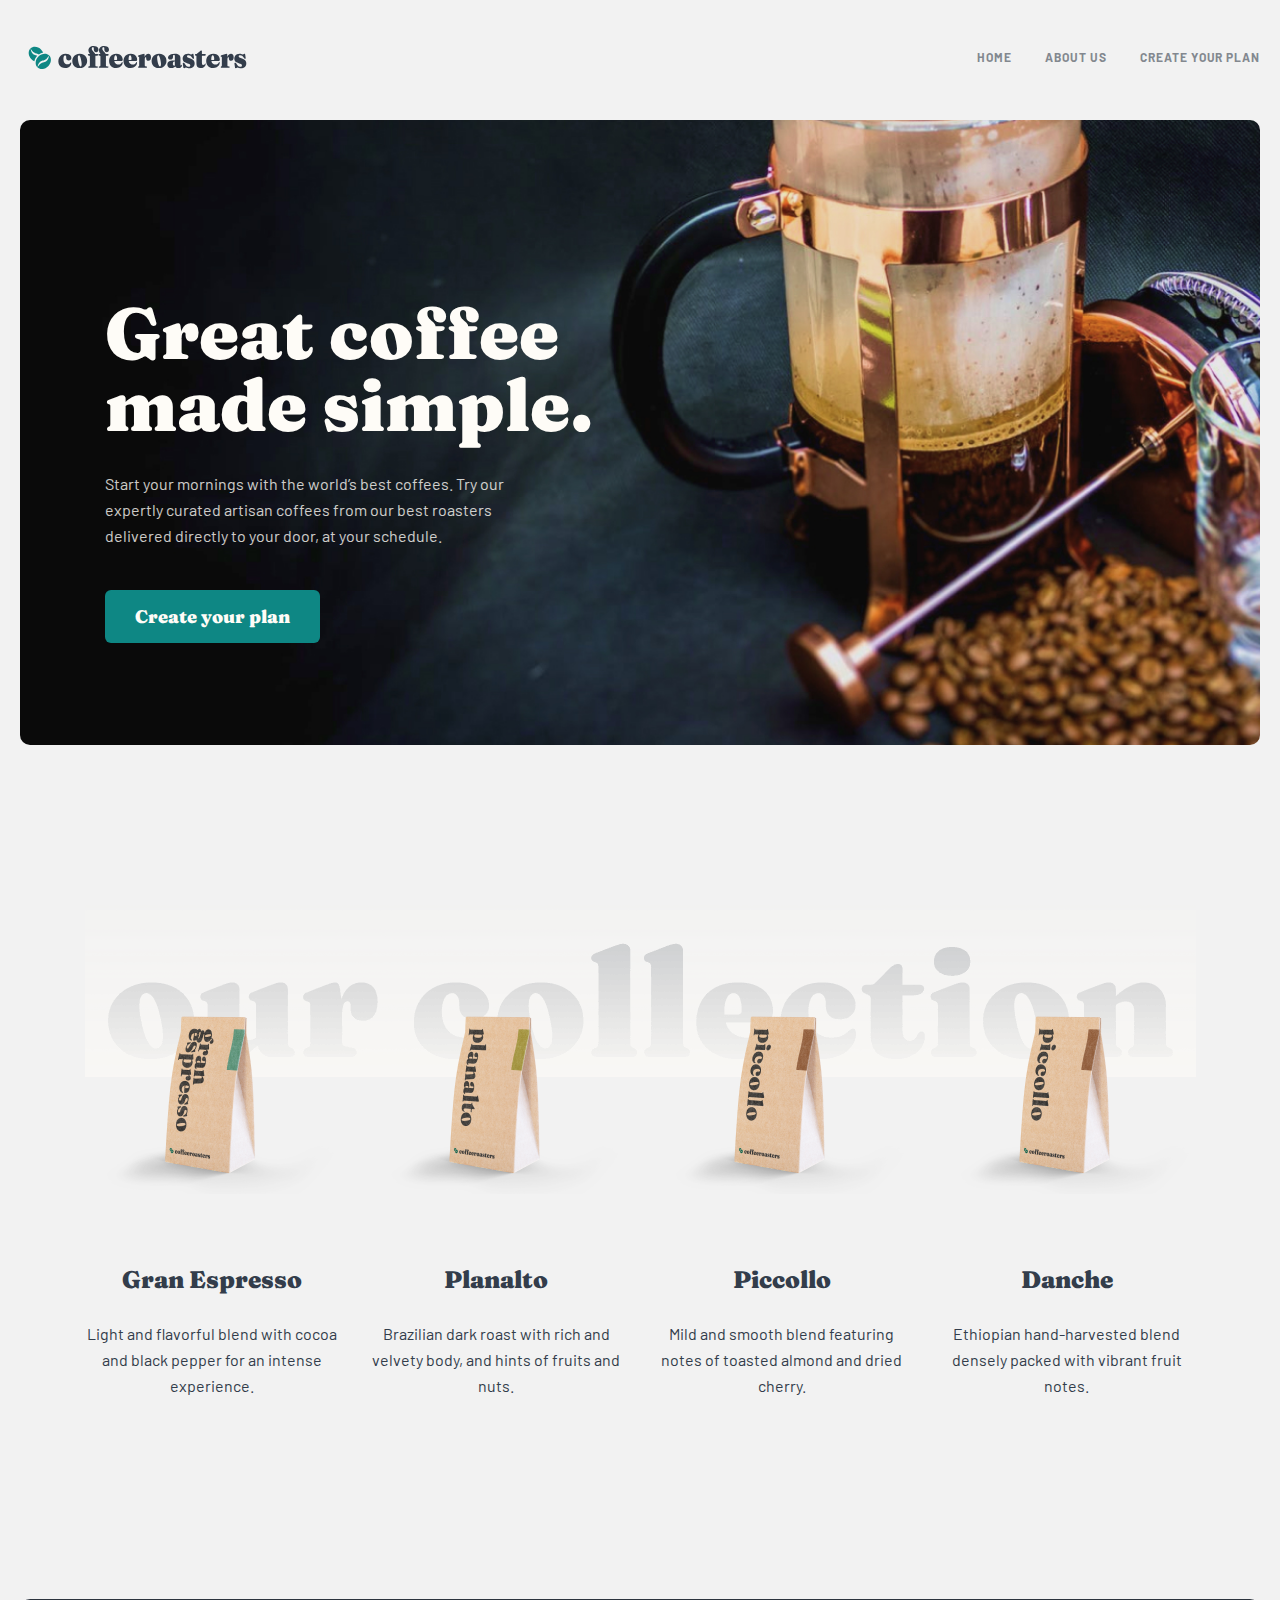
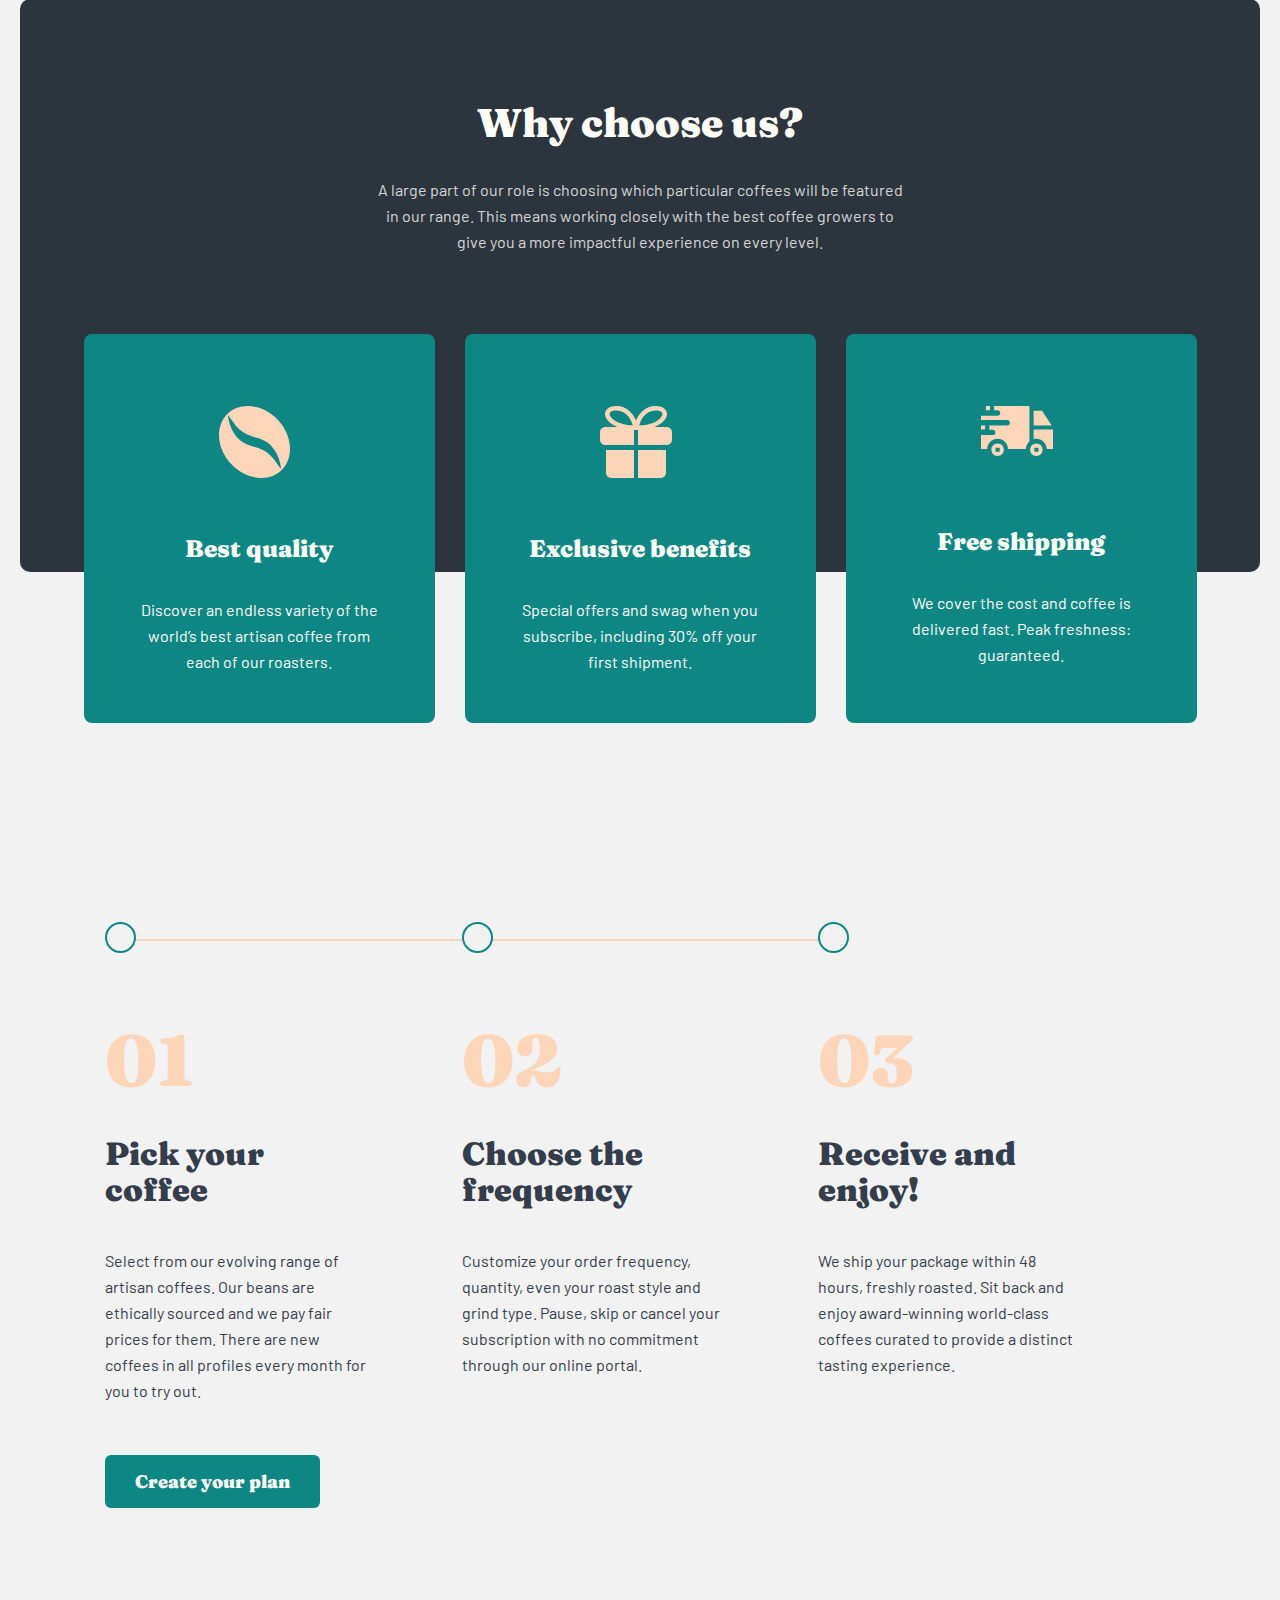
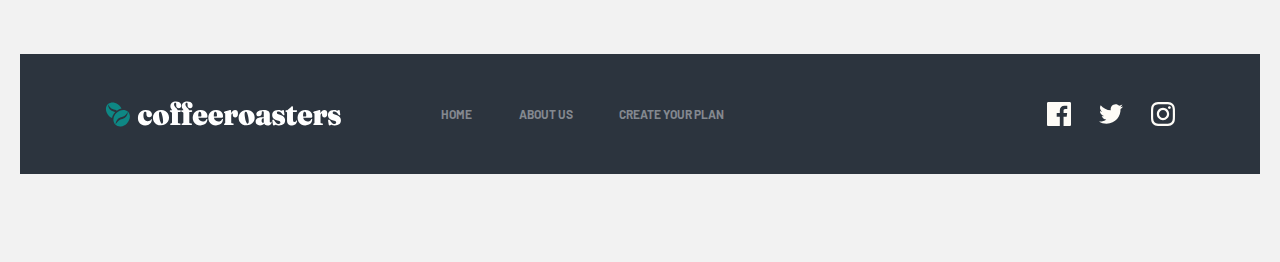
<file: index.html>
<!DOCTYPE html>
<html lang="en">

<head>
    <meta charset="UTF-8">
    <meta http-equiv="X-UA-Compatible" content="IE=edge">
    <meta name="viewport" content="width=device-width, initial-scale=1.0">
    <link rel="stylesheet" href="./css/main.css">
    <title>Coffeeroasters</title>
</head>

<body>
    <header class="header">
        <section class="header__section">
            <div class="container">
                <div class="header__container">
                    <div class="header__logo-wrapper">
                        <a class="header__logo-link" href="#"><img class="header__logo-img" src="./image/logo.svg"
                                alt="side logo" width="235" height="25"></a>
                    </div>

                    <nav class="header__nav">
                        <ul class="header__list">
                            <li class="header__item"><a class="header__nav-link" href="#">HOME</a></li>
                            <li class="header__item">
                                <a class="header__nav-link" href="./about.html">ABOUT US</a>
                            </li>
                            <li class="header__item">
                                <a class="header__nav-link" href="./create-plane.html">Create your plan</a>
                            </li>
                        </ul>
                    </nav>
                </div>
            </div>
        </section>
    </header>

    <main class="main">
        <section class="hero__section">
            <div class="container">
                <div class="hero__container">
                    <div class="hero__right">
                        <h2 class="hero__heading">Great coffee made simple.</h2>

                        <p class="hero__text">Start your mornings with the world’s best coffees. Try our expertly
                            curated artisan coffees from our best roasters delivered directly to your door, at your
                            schedule.
                        </p>

                        <div class="hero__link-wrapper">
                            <a class="side-btn hero__link" href="#">Create your plan</a>
                        </div>
                    </div>
                </div>
            </div>
        </section>

        <section class="collection__section">
            <div class="container">
                <div class="collection__container">
                    <div class="collection__list-wrapper">
                        <div class="collection__bgi-img"></div>

                        <ul class="collection__list">
                            <li class="collection__item">
                                <img class="collection__img" src="./image/gran-e..png" alt="coffe photo" width="255" height="193" srcset="./image/gran-e..png 1x, ./image/gran-e.@2x.png">

                                <div class="collection__wrapper">
                                    <h3 class="collection__heading">Gran Espresso</h3>

                                    <p class="collection__text">Light and flavorful blend with cocoa and black pepper
                                        for an intense experience.</p>
                                </div>
                            </li>

                            <li class="collection__item">
                                <img class="collection__img" src="./image/planalto.png" alt="coffe photo" width="256" height="193" srcset="./image/planalto.png 1x, ./image/planalto@2x.png">

                                <div class="collection__wrapper">
                                    <h3 class="collection__heading">Planalto</h3>

                                    <p class="collection__text">Brazilian dark roast with rich and velvety body, and
                                        hints of fruits and nuts.
                                    </p>
                                </div>
                            </li>

                            <li class="collection__item">
                                <img class="collection__img" src="./image/picollo.png" alt="coffe photo" width="256" height="193" srcset="./image/picollo.png 1x, ./image/picollo@2x.png">

                                <div class="collection__wrapper">
                                    <h3 class="collection__heading">Piccollo</h3>

                                    <p class="collection__text">
                                        Mild and smooth blend featuring notes of toasted almond and dried cherry.
                                    </p>
                                </div>
                            </li>

                            <li class="collection__item">
                                <img class="collection__img" src="./image/picollo.png" alt="coffe photo" width="256" height="193" srcset="./image/picollo.png 1x, ./image/picollo@2x.png">

                                <div class="collection__wrapper">
                                    <h3 class="collection__heading">Danche</h3>

                                    <p class="collection__text">
                                        Ethiopian hand-harvested blend densely packed  with vibrant fruit notes.
                                    </p>
                                </div>
                            </li>
                        </ul>
                    </div>
                </div>
            </div>
        </section>

        <section class="choose">
            <div class="container">
                <div class="choose__container">
                    <div class="choose__wrapper">
                        <h2 class="choose__heading">Why choose us?</h2>

                        <p class="choose__text">A large part of our role is choosing which particular coffees will be
                            featured in our range. This means working closely with the best coffee growers to give you a
                            more impactful experience on every level.</p>
                    </div>

                    <ul class="choose__list">
                        <li class="choose__item">
                            <div class="choose__item-img-wrapper"></div>

                            <div class="choose__item-wrapper">
                                <h3 class="choose__item-heading">Best quality</h3>

                                <p class="choose__item-text">
                                    Discover an endless variety of the world’s best artisan coffee from each of our roasters.
                                </p>
                            </div>
                        </li>

                        <li class="choose__item">
                            <div class="choose__item-img-wrapper"></div>

                            <div class="choose__item-wrapper">
                                <h3 class="choose__item-heading">Exclusive benefits</h3>

                                <p class="choose__item-text">
                                    Special offers and swag when you subscribe, including 30% off your first shipment.
                                </p>
                            </div>
                        </li>

                        <li class="choose__item">
                            <div class="choose__item-img-wrapper"></div>

                            <div class="choose__item-wrapper">
                                <h3 class="choose__item-heading">Free shipping</h3>

                                <p class="choose__item-text">We cover the cost and coffee is delivered fast. Peak
                                    freshness: guaranteed.</p>
                            </div>
                        </li>
                    </ul>
                </div>
            </div>
        </section>

        <section class="howwork__section">
            <div class="container">
                <div class="howwork__container">
                    <h2 class="howwork__heading">How it works</h2>
                    <ul class="howwork__list">
                        <li class="howwork__item">
                            <div class="howwork__step-img"></div>

                            <div class="howwork__item-wrapper">
                                <span class="howwork__item-span">01</span>

                                <h3 class="howwork__item-heading">Pick your coffee</h3>

                                <p class="howwork__item-text">
                                    Select from our evolving range of artisan coffees. Our beans are ethically sourced
                                    and we pay fair prices for them. There are new coffees in all profiles every month
                                    for you to try out.
                                </p>
                            </div>
                        </li>

                        <li class="howwork__item">
                            <div class="howwork__step-img"></div>

                            <div class="howwork__item-wrapper">
                                <span class="howwork__item-span">02</span>

                                <h3 class="howwork__item-heading">Choose the frequency</h3>

                                <p class="howwork__item-text">
                                    Customize your order frequency, quantity, even your roast style and grind type.
                                    Pause, skip or cancel your subscription with no commitment through our online
                                    portal.
                                </p>
                            </div>
                        </li>

                        <li class="howwork__item">
                            <div class="howwork__step-img"></div>

                            <div class="howwork__item-wrapper">
                                <span class="howwork__item-span">03</span>

                                <h3 class="howwork__item-heading">Receive and enjoy!</h3>

                                <p class="howwork__item-text">
                                    We ship your package within 48 hours, freshly roasted. Sit back and enjoy
                                    award-winning world-class coffees curated to provide a distinct tasting experience.
                                </p>
                            </div>
                        </li>
                    </ul>
                    <a class="side-btn howwork__link " href="#">Create your plan</a>
                </div>
            </div>
        </section>
    </main>

    <footer class="footer">
        <section class="footer__section">
            <div class="container">
                <div class="footer__container">
                    <div class="footer__left">
                        <a class="header__logo-link" href="#">
                            <img class="footer__logo-img" src="./image/footer__logo.svg" alt="side logo" width="236" height="26">
                        </a>
    
                        <nav class="footer__nav">
                            <ul class="footer__list">
                                <li class="footer__item">
                                    <a class="footer__left-link" href="#">HOME</a>
                                </li>
    
                                <li class="footer__item">
                                    <a class="footer__left-link" href="#">ABOUT US</a>
                                </li>
    
                                <li class="footer__item">
                                    <a class="footer__left-link" href="#">Create your plan</a>
                                </li>
                            </ul>
                        </nav>
                    </div>
    
                    <div class="footer__right">
                        <a class="footer__right-link" href="#">
                            <img class="footer__right-img" src="./image/facebook.svg" alt="facebook link" width="24" height="24">
                        </a>
    
                        <a class="footer__right-link" href="#">
                            <img class="footer__right-img" src="./image/twitter.svg" alt="twitter link" width="24" height="20">
                        </a>
    
                        <a class="footer__right-link" href="#">
                            <img class="footer__right-img" src="./image/Shape.svg" alt="instagram link" width="24" height="24">
                        </a>
                    </div>
                </div>
            </div>
        </section>
    </footer>
</body>

</html>
</file>
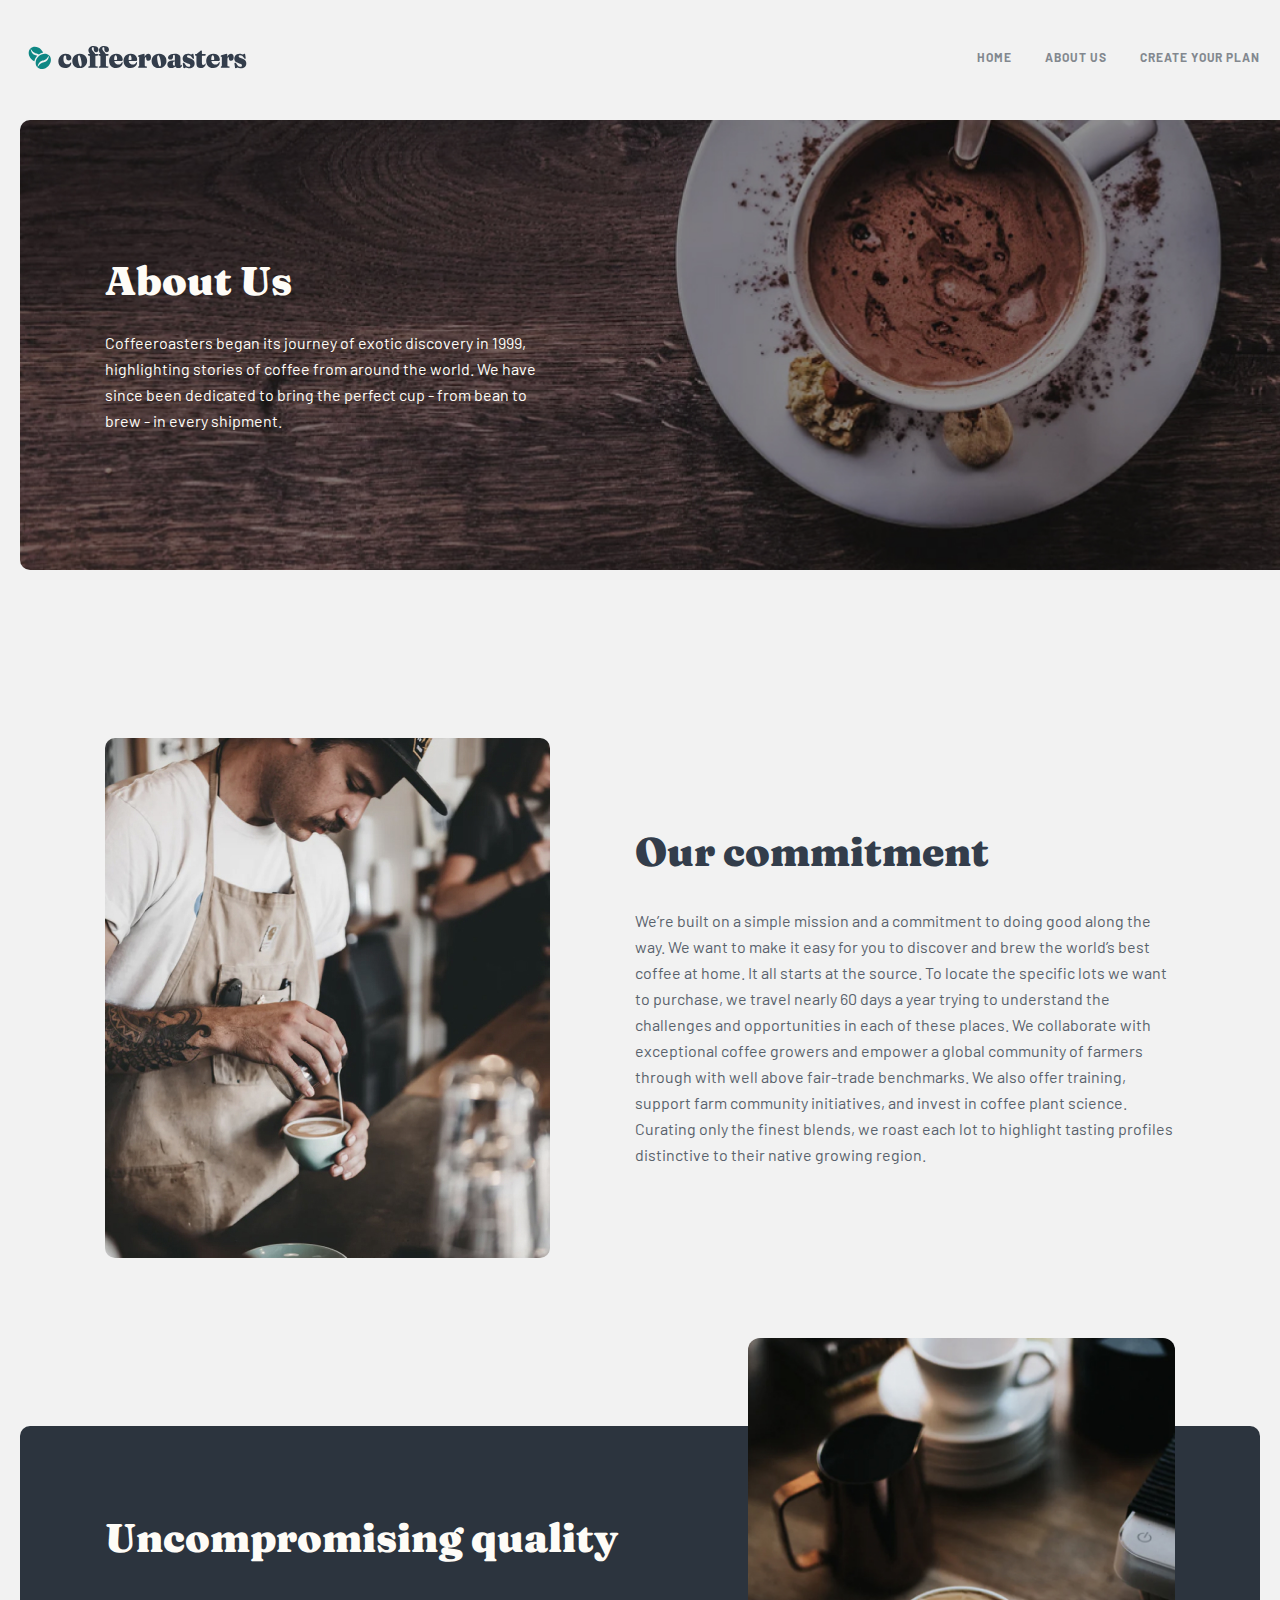
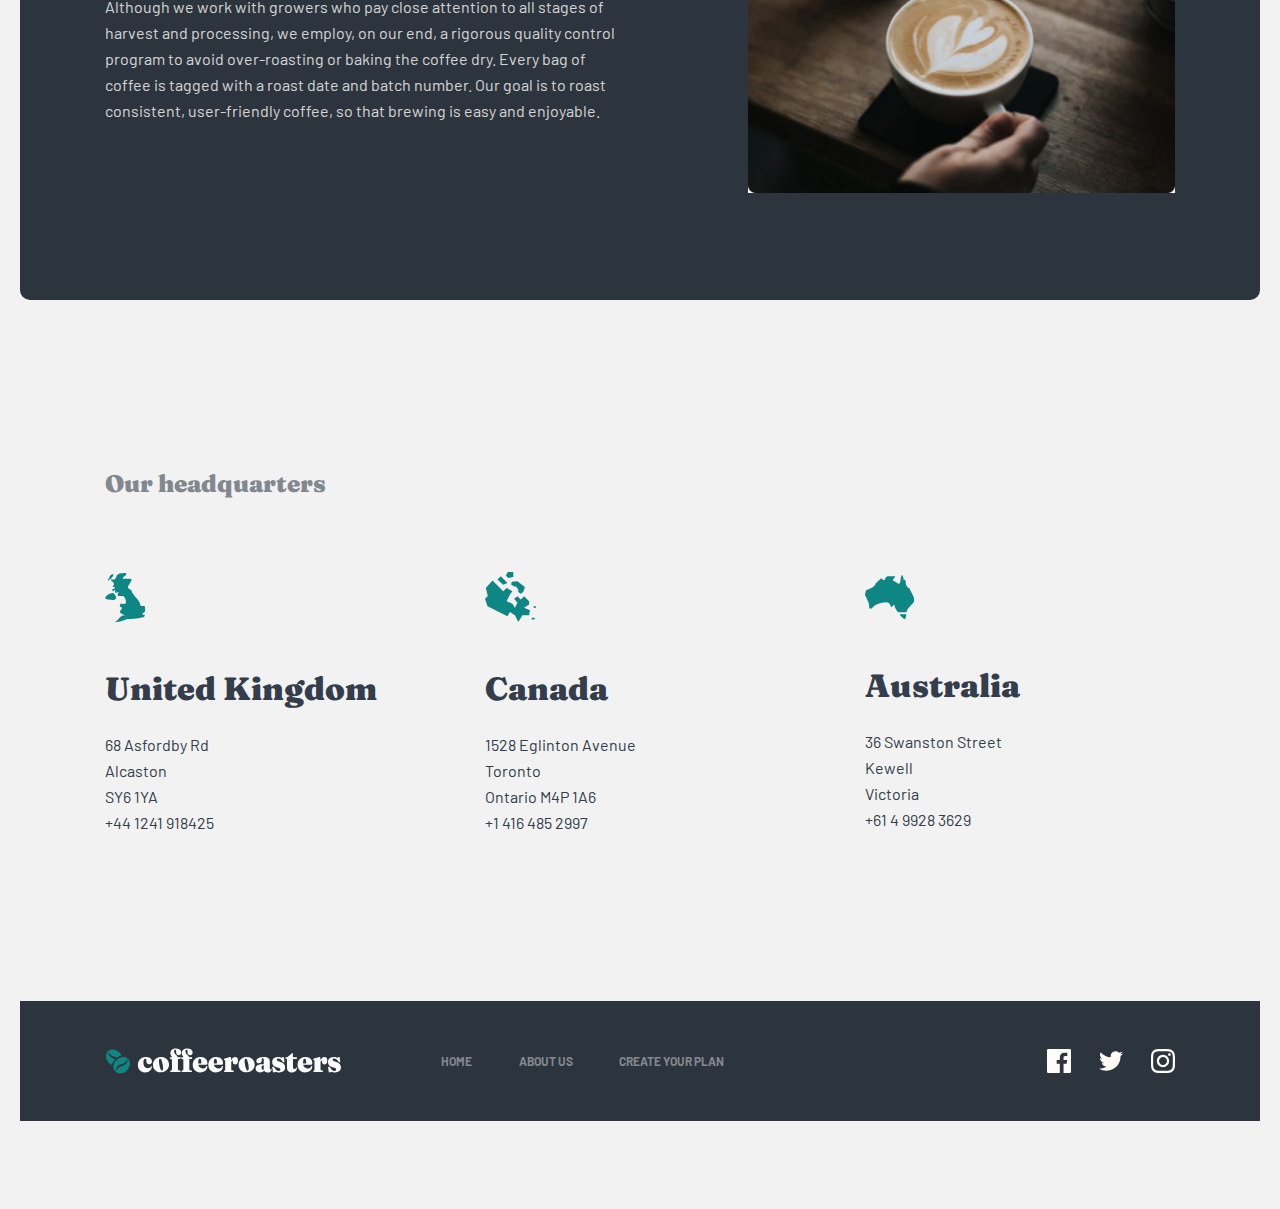
<file: about.html>
<!DOCTYPE html>
<html lang="en">

<head>
    <meta charset="UTF-8">
    <meta http-equiv="X-UA-Compatible" content="IE=edge">
    <meta name="viewport" content="width=device-width, initial-scale=1.0">
    <link rel="stylesheet" href="./css/main.css">
    <title>Coffeeroasters</title>
</head>

<body>
    <header class="header">
        <section class="header__section">
            <div class="container">
                <div class="header__container">
                    <div class="header__logo-wrapper">
                        <a class="header__logo-link" href="#">
                            <img class="header__logo-img" src="./image/logo.svg" alt="side logo" width="235"
                            height="25"></a>
                    </div>

                    <nav class="header__nav">
                        <ul class="header__list">
                            <li class="header__item">
                                <a class="header__nav-link" href="./index.html">HOME</a>
                            </li>
                            <li class="header__item">
                                <a class="header__nav-link" href="#">ABOUT US</a>
                            </li>
                            <li class="header__item">
                                <a class="header__nav-link" href="./create-plane.html">Create your plan</a>
                            </li>
                        </ul>
                    </nav>
                </div>
            </div>
        </section>
    </header>

    <main class="amain">
        <section class=" ahero__section">
            <div class="container">
                <div class="ahero__container">
                    <div class="ahero__right">
                        <h2 class="ahero__heading">About Us</h2>

                        <p class="ahero__text">
                            Coffeeroasters began its journey of exotic discovery in 1999, highlighting stories of coffee
                            from around the world. We have since been dedicated to bring the perfect cup - from bean to
                            brew - in every shipment.
                        </p>
                    </div>
                </div>
            </div>
        </section>

        <section class="commitment__section">
            <div class="container">
                <div class="commitment__container">
                    <div class="commitment__left"></div>

                    <div class="commitment__right">
                        <h2 class="commitment__heading">Our commitment</h2>

                        <p class="commitment__text">
                            We’re built on a simple mission and a commitment to doing good along the way. We want to
                            make it easy for you to discover and brew the world’s best coffee at home. It all starts at
                            the source. To locate the specific lots we want to purchase, we travel nearly 60 days a year
                            trying to understand the challenges and opportunities in each of these places. We
                            collaborate with exceptional coffee growers and empower a global community of farmers
                            through with well above fair-trade benchmarks. We also offer training, support farm
                            community initiatives, and invest in coffee plant science. Curating only the finest blends,
                            we roast each lot to highlight tasting profiles distinctive to their native growing region.
                        </p>
                    </div>
                </div>
           </div>
        </section>

        <section class="bitmap__section">
            <div class="container">
                <div class="bitmap__container">
                    <div class="bitmap__left">
                        <h2 class="bitmap__heading">Uncompromising quality</h2>

                        <p class="bitmap__text">
                            Although we work with growers who pay close attention to all stages of harvest and
                            processing, we employ, on our end, a rigorous quality control program to avoid over-roasting
                            or baking the coffee dry. Every bag of coffee is tagged with a roast date and batch number.
                            Our goal is to roast consistent, user-friendly coffee, so that brewing is easy and
                            enjoyable.
                        </p>
                    </div>
                    <div class="bitmap__right">
                    </div>
                </div>
            </div>
        </section>

        <section class="headquarters__section">
            <div class="container">
                <div class="headquarters__container">
                    <h2 class="headquarters__heading">Our headquarters</h2>
                    <ul class="headquarters__list">
                        <li class="headquarters__item">
                            <div class="headquarters__item-wrapper"></div>

                            <h3 class="headquarters__item-heading">United Kingdom</h3>

                            <p class="headquarters__text">68 Asfordby Rd</p>

                            <p class="headquarters__text">Alcaston</p>

                            <p class="headquarters__text">SY6 1YA</p>

                            <p class="headquarters__text">+44 1241 918425</p>
                        </li>

                        <li class="headquarters__item">
                            <div class="headquarters__item-wrapper"></div>

                            <h3 class="headquarters__item-heading">Canada</h3>

                            <p class="headquarters__text">1528 Eglinton Avenue</p>

                            <p class="headquarters__text">Toronto</p>

                            <p class="headquarters__text">Ontario M4P 1A6</p>

                            <p class="headquarters__text">+1 416 485 2997</p>
                        </li>

                        <li class="headquarters__item">
                            <div class="headquarters__item-wrapper"></div>

                            <h3 class="headquarters__item-heading">Australia</h3>

                            <p class="headquarters__text">36 Swanston Street</p>

                            <p class="headquarters__text">Kewell</p>

                            <p class="headquarters__text">Victoria</p>

                            <p class="headquarters__text">+61 4 9928 3629</p>
                        </li>
                    </ul>
                </div>
            </div>
        </section>
    </main>

    <footer class="footer">
        <section class="footer__section">
            <div class="container">
                <div class="footer__container">
                    <div class="footer__left">
                        <a class="header__logo-link" href="#">
                            <img class="footer__logo-img" src="./image/footer__logo.svg" alt="side logo" width="236"
                                height="26">
                        </a>

                        <nav class="footer__nav">
                            <ul class="footer__list">
                                <li class="footer__item">
                                    <a class="footer__left-link" href="#">HOME</a>
                                </li>

                                <li class="footer__item">
                                    <a class="footer__left-link" href="#">ABOUT US</a>
                                </li>

                                <li class="footer__item">
                                    <a class="footer__left-link" href="#">Create your plan</a>
                                </li>
                            </ul>
                        </nav>
                    </div>

                    <div class="footer__right">
                        <a class="footer__right-link" href="#">
                            <img class="footer__right-img" src="./image/facebook.svg" alt="facebook link" width="24"
                                height="24">
                        </a>

                        <a class="footer__right-link" href="#">
                            <img class="footer__right-img" src="./image/twitter.svg" alt="twitter link" width="24"
                                height="20">
                        </a>

                        <a class="footer__right-link" href="#">
                            <img class="footer__right-img" src="./image/Shape.svg" alt="instagram link" width="24"
                                height="24">
                        </a>
                    </div>
                </div>
            </div>
        </section>
    </footer>
</body>

</html>
</file>
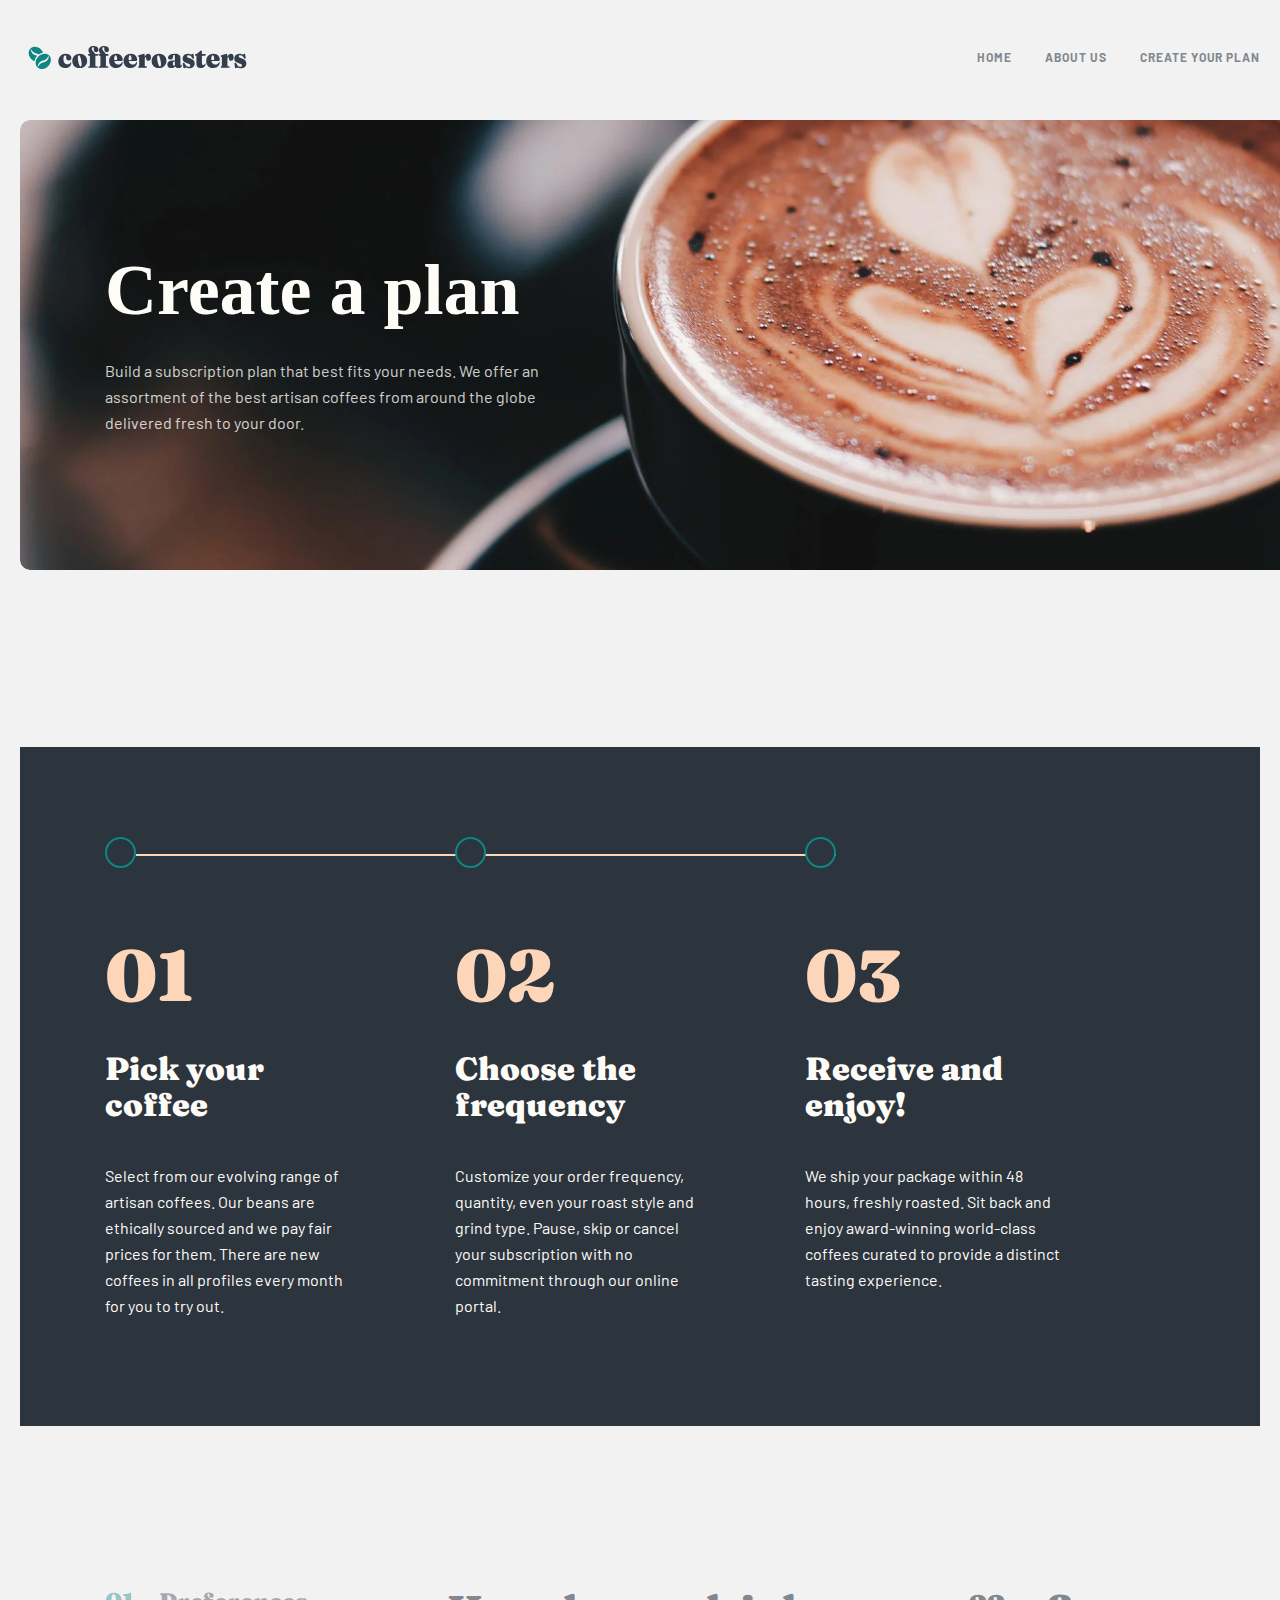
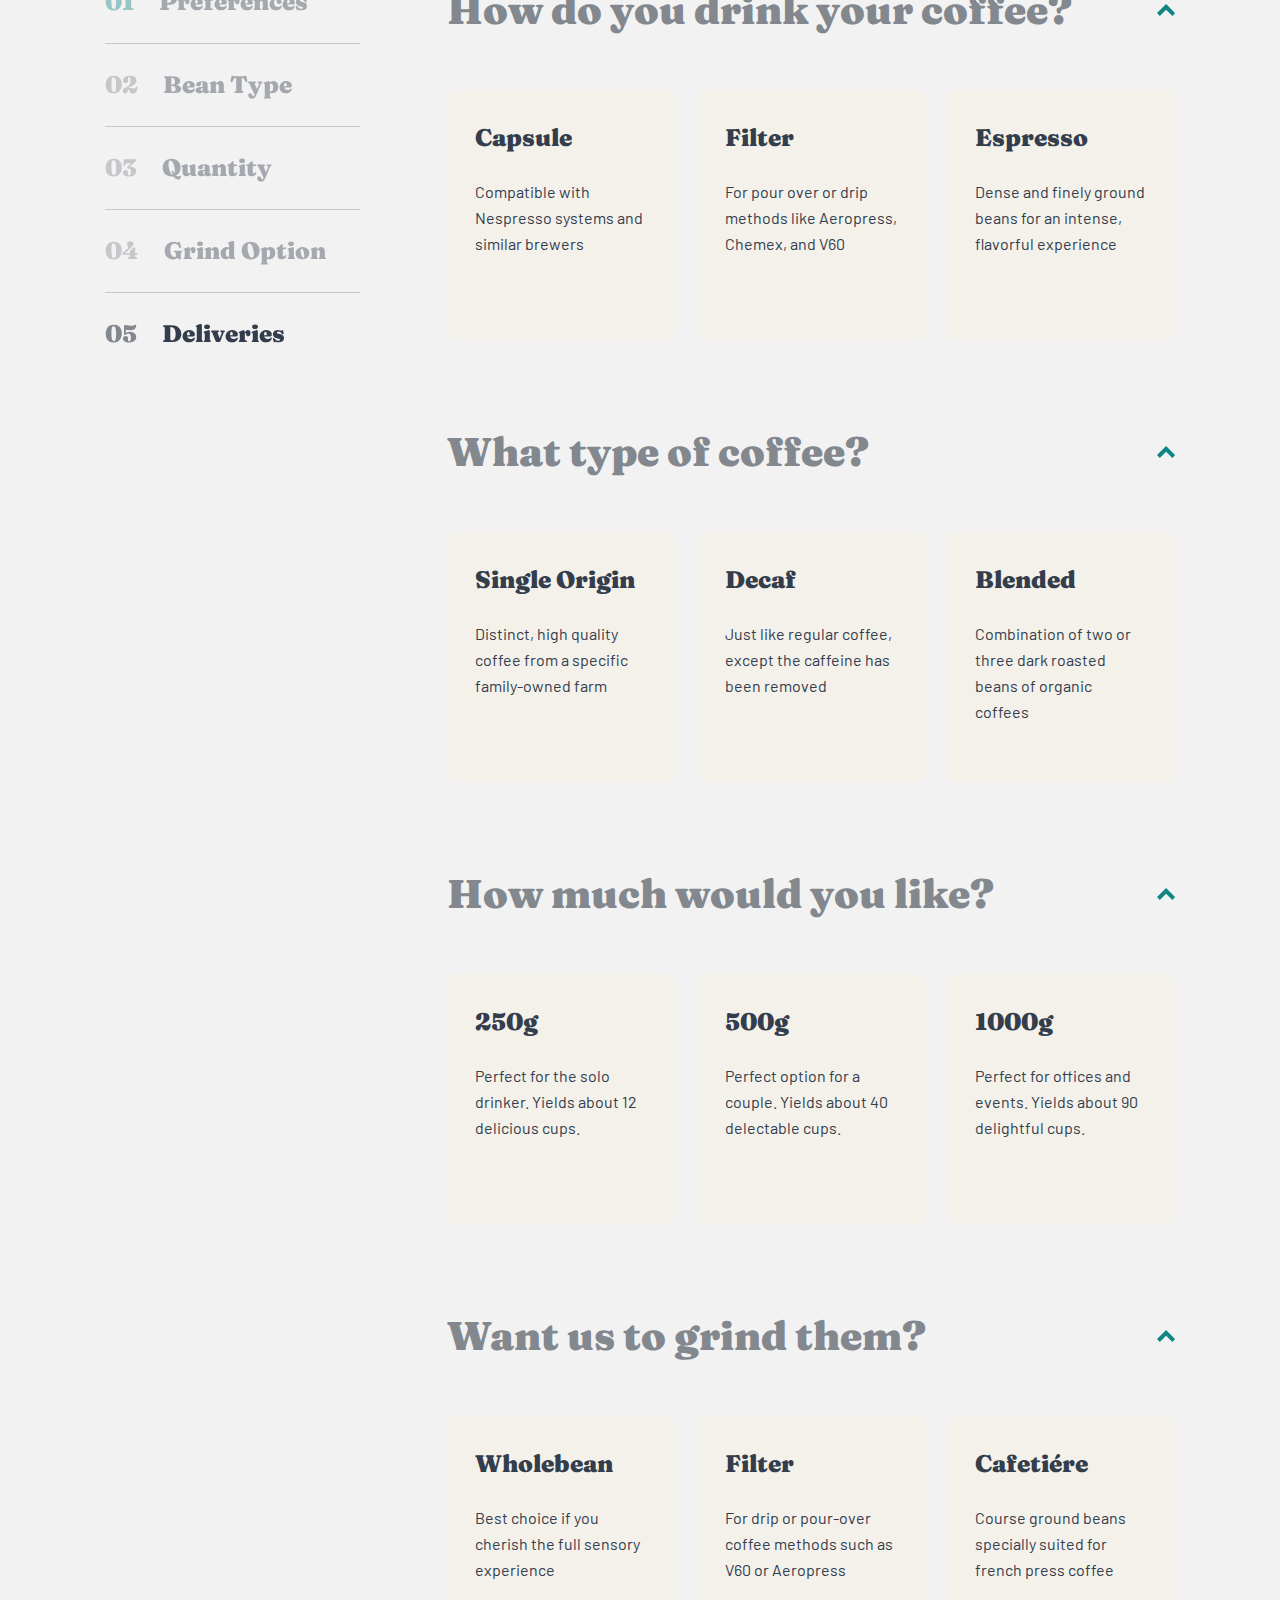
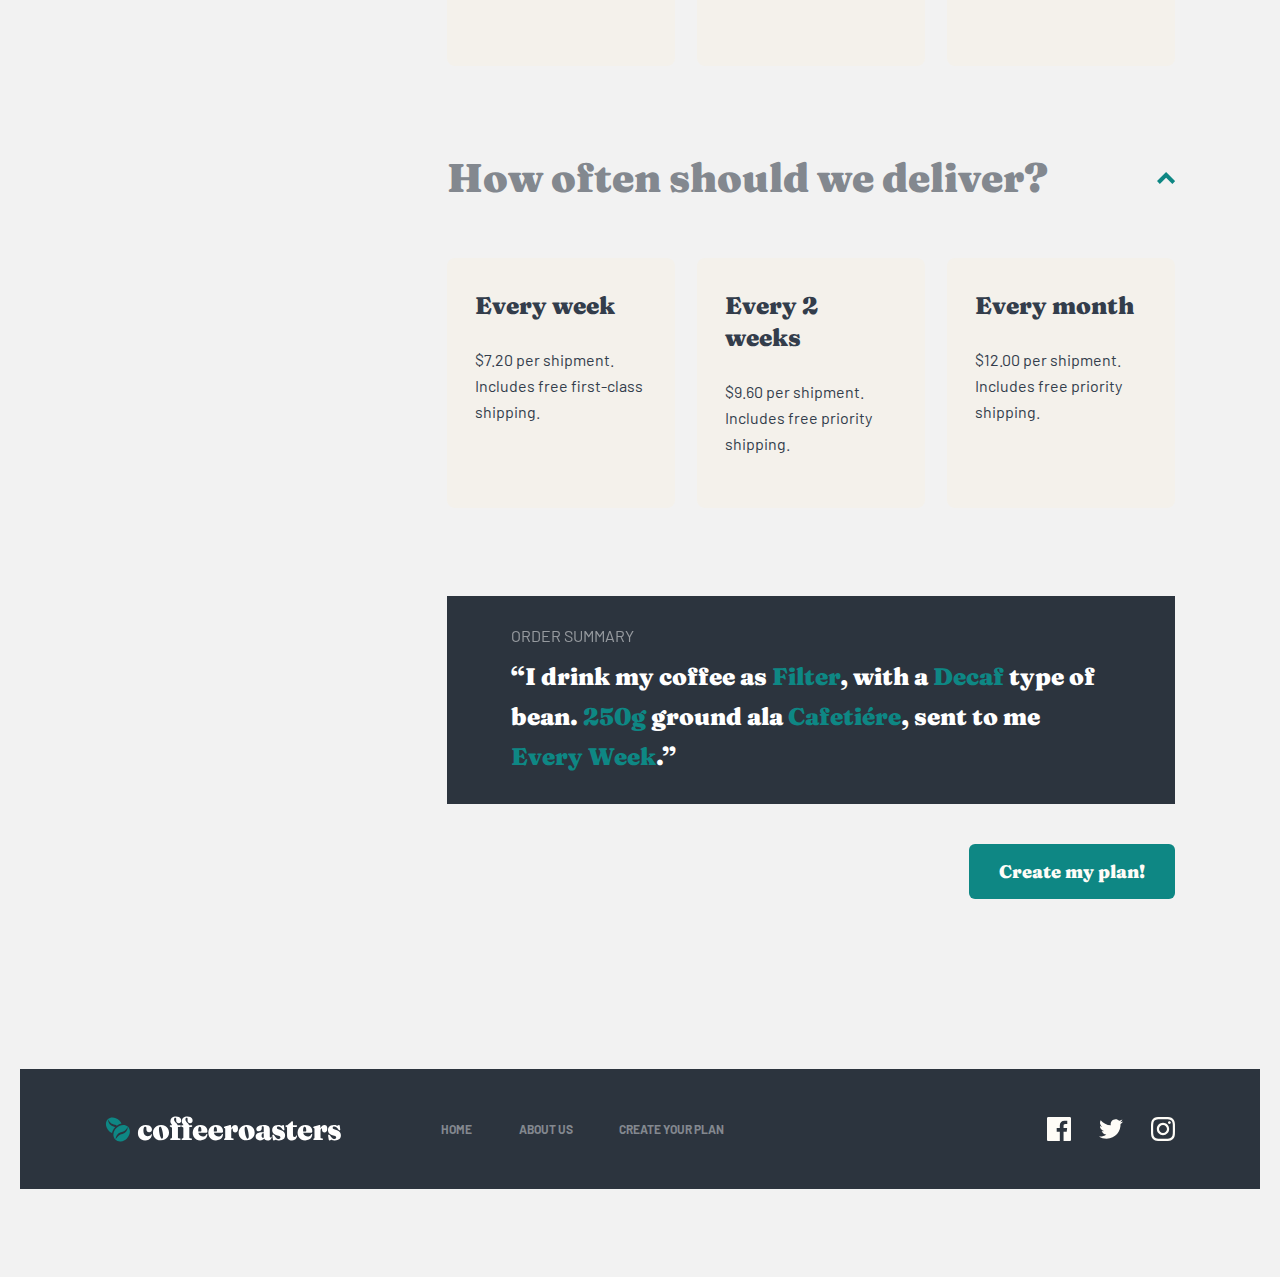
<file: create-plane.html>
<!DOCTYPE html>
<html lang="en">

<head>
    <meta charset="UTF-8">
    <meta http-equiv="X-UA-Compatible" content="IE=edge">
    <meta name="viewport" content="width=device-width, initial-scale=1.0">
    <link rel="stylesheet" href="./css/main.css">
    <title>Coffeeroasters</title>
</head>

<body>
    <header class="header">
        <section class="header__section">
            <div class="container">
                <div class="header__container">
                    <div class="header__logo-wrapper">
                        <a class="header__logo-link" href="#"><img class="header__logo-img" src="./image/logo.svg"
                                alt="side logo" width="235" height="25"></a>
                    </div>

                    <nav class="header__nav">
                        <ul class="header__list">
                            <li class="header__item">
                                <a class="header__nav-link" href="./index.html">HOME</a>
                            </li>
                            <li class="header__item">
                                <a class="header__nav-link" href="./about.html">ABOUT US</a>
                            </li>
                            <li class="header__item">
                                <a class="header__nav-link" href="#">Create your plan</a>
                            </li>
                        </ul>
                    </nav>
                </div>
            </div>
        </section>
    </header>

    <main class="c-main">
        <section class="c-hero__section">
            <div class="container">
                <div class="c-hero__container">
                    <div class="c-hero__wrapper">
                        <h2 class="c-hero__heading">Create a plan</h2>

                        <p class="c-hero__text">
                            Build a subscription plan that best fits your needs. We offer an assortment of the best
                            artisan coffees from around the globe delivered fresh to your door.
                        </p>
                    </div>
                </div>
            </div>
        </section>

        <section class="howwork__section">
            <div class="container">
                <div class="howwork__container howwork--for-create">
                    <h2 class="howwork__heading">How it works</h2>
                    <ul class="howwork__list howwork__list--active">
                        <li class="howwork__item">
                            <div class="howwork__step-img howwork__step--img"></div>

                            <div class="howwork__item-wrapper">
                                <span class="howwork__item-span">01</span>

                                <h3 class="howwork__item-heading howwork__item--heading">Pick your coffee</h3>

                                <p class="howwork__item-text howwork__item--text">
                                    Select from our evolving range of artisan coffees. Our beans are ethically sourced
                                    and we pay fair prices for them. There are new coffees in all profiles every month
                                    for you to try out.
                                </p>
                            </div>
                        </li>

                        <li class="howwork__item">
                            <div class="howwork__step-img howwork__step--img"></div>

                            <div class="howwork__item-wrapper">
                                <span class="howwork__item-span">02</span>

                                <h3 class="howwork__item-heading howwork__item--heading">Choose the frequency</h3>

                                <p class="howwork__item-text howwork__item--text">
                                    Customize your order frequency, quantity, even your roast style and grind type.
                                    Pause, skip or cancel your subscription with no commitment through our online
                                    portal.
                                </p>
                            </div>
                        </li>

                        <li class="howwork__item">
                            <div class="howwork__step-img howwork__step--img"></div>

                            <div class="howwork__item-wrapper">
                                <span class="howwork__item-span">03</span>

                                <h3 class="howwork__item-heading howwork__item--heading">Receive and enjoy!</h3>

                                <p class="howwork__item-text howwork__item--text">
                                    We ship your package within 48 hours, freshly roasted. Sit back and enjoy
                                    award-winning world-class coffees curated to provide a distinct tasting experience.
                                </p>
                            </div>
                        </li>
                    </ul>
                </div>
            </div>
        </section>

        <section class="order__section">
            <div class="container">
                <div class="order__container">
                    <div class="order__left">
                        <ul class="order__left-list">
                            <li class="order__left-item">
                                <a class="order__left-link" href="#Preferences">
                                    <p class="order__left-number order__active--number">01</p>

                                    <p class="order__left-text">Preferences</p>
                                </a>
                            </li>

                            <li class="order__left-item">
                                <a class="order__left-link" href="#Bean Type">

                                    <p class="order__left-number">02</p>

                                    <p class="order__left-text">Bean Type</p>
                                </a>
                            </li>

                            <li class="order__left-item">
                                <a class="order__left-link" href="#Quantity">
                                    <p class="order__left-number">03</p>

                                    <p class="order__left-text">Quantity</p>
                                </a>
                            </li>

                            <li class="order__left-item">
                                <a class="order__left-link" href="#Grind Option">
                                    <p class="order__left-number">04</p>

                                    <p class="order__left-text">Grind Option</p>
                                </a>
                            </li>

                            <li class="order__left-item order__active--item">
                                <a class="order__left-link" href="#Deliveries">
                                    <p class="order__left-number">05</p>

                                    <p class="order__left-text">Deliveries</p>
                                </a>
                            </li>
                        </ul>
                    </div>

                    <form class="order__right">
                        <ul class="order__rt-list">
                            <li id="Preferences" class="order__rt-item order__rt-item--open">
                                <div class="order__rt-top">
                                    <h2 class="order__rt-heading">How do you drink your coffee?</h2>

                                    <button class="order__rt-btn"></button>
                                </div>

                                <div class="order__rt-bottom">
                                    <label class="order__label">
                                        <input class="order__input" type="radio" name="coffe-how">

                                        <div class="order__input-wrapper">
                                            <h3 class="order__input-heading">Capsule</h3>

                                            <p class="order__input-text">
                                                Compatible with Nespresso systems and similar brewers</p>
                                        </div>
                                    </label>

                                    <label class="order__label">
                                        <input class="order__input" type="radio" name="coffe-how">

                                        <div class="order__input-wrapper">
                                            <h3 class="order__input-heading">Filter</h3>

                                            <p class="order__input-text">
                                                For pour over or drip methods like Aeropress, Chemex, and V60
                                            </p>
                                        </div>
                                    </label>

                                    <label class="order__label">
                                        <input class="order__input" type="radio" name="coffe-how">

                                        <div class="order__input-wrapper">
                                            <h3 class="order__input-heading">Espresso</h3>

                                            <p class="order__input-text">
                                                Dense and finely ground beans for an intense, flavorful experience</p>
                                        </div>
                                    </label>
                                </div>
                            </li>

                            <li id="Bean Type" class="order__rt-item order__rt-item--open">
                                <div class="order__rt-top">
                                    <h2 class="order__rt-heading">What type of coffee?</h2>

                                    <button class="order__rt-btn"></button>
                                </div>

                                <div class="order__rt-bottom">
                                    <label class="order__label">
                                        <input class="order__input" type="radio" name="coffe-how">

                                        <div class="order__input-wrapper">
                                            <h3 class="order__input-heading">Single Origin</h3>

                                            <p class="order__input-text">
                                                Distinct, high quality coffee from a specific family-owned farm</p>
                                        </div>
                                    </label>

                                    <label class="order__label">
                                        <input class="order__input" type="radio" name="coffe-how">

                                        <div class="order__input-wrapper">
                                            <h3 class="order__input-heading">Decaf</h3>

                                            <p class="order__input-text">
                                                Just like regular coffee, except the caffeine has been removed
                                            </p>
                                        </div>
                                    </label>

                                    <label class="order__label">
                                        <input class="order__input" type="radio" name="coffe-how">

                                        <div class="order__input-wrapper">
                                            <h3 class="order__input-heading">Blended</h3>

                                            <p class="order__input-text">
                                                Combination of two or three dark roasted beans of organic coffees</p>
                                        </div>
                                    </label>
                                </div>
                            </li>

                            <li id="Quantity" class="order__rt-item order__rt-item--open">
                                <div class="order__rt-top">
                                    <h2 class="order__rt-heading">How much would you like?</h2>

                                    <button class="order__rt-btn"></button>
                                </div>

                                <div class="order__rt-bottom">
                                    <label class="order__label">
                                        <input class="order__input" type="radio" name="coffe-how">

                                        <div class="order__input-wrapper">
                                            <h3 class="order__input-heading">250g</h3>

                                            <p class="order__input-text">
                                                Perfect for the solo drinker. Yields about 12 delicious cups.
                                            </p>
                                        </div>
                                    </label>

                                    <label class="order__label">
                                        <input class="order__input" type="radio" name="coffe-how">

                                        <div class="order__input-wrapper">
                                            <h3 class="order__input-heading">500g</h3>

                                            <p class="order__input-text">
                                                Perfect option for a couple. Yields about 40 delectable cups.
                                            </p>
                                        </div>
                                    </label>

                                    <label class="order__label">
                                        <input class="order__input" type="radio" name="coffe-how">

                                        <div class="order__input-wrapper">
                                            <h3 class="order__input-heading">1000g</h3>

                                            <p class="order__input-text">
                                                Perfect for offices and events. Yields about 90 delightful cups.
                                            </p>
                                        </div>
                                    </label>
                                </div>
                            </li>

                            <li id="Grind Option" class="order__rt-item order__rt-item--open">
                                <div class="order__rt-top">
                                    <h2 class="order__rt-heading">Want us to grind them?</h2>

                                    <button class="order__rt-btn"></button>
                                </div>

                                <div class="order__rt-bottom">
                                    <label class="order__label">
                                        <input class="order__input" type="radio" name="coffe-how">

                                        <div class="order__input-wrapper">
                                            <h3 class="order__input-heading">Wholebean</h3>

                                            <p class="order__input-text">
                                                Best choice if you cherish the full sensory experience</p>
                                        </div>
                                    </label>

                                    <label class="order__label">
                                        <input class="order__input" type="radio" name="coffe-how">

                                        <div class="order__input-wrapper">
                                            <h3 class="order__input-heading">Filter</h3>

                                            <p class="order__input-text">
                                                For drip or pour-over coffee methods such as V60 or Aeropress
                                            </p>
                                        </div>
                                    </label>

                                    <label class="order__label">
                                        <input class="order__input" type="radio" name="coffe-how">

                                        <div class="order__input-wrapper">
                                            <h3 class="order__input-heading">Cafetiére</h3>

                                            <p class="order__input-text">
                                                Course ground beans specially suited for french press coffee</p>
                                        </div>
                                    </label>
                                </div>
                            </li>

                            <li id="Deliveries" class="order__rt-item order__rt-item--open">
                                <div class="order__rt-top">
                                    <h2 class="order__rt-heading">How often should we deliver?</h2>

                                    <button class="order__rt-btn"></button>
                                </div>

                                <div class="order__rt-bottom">
                                    <label class="order__label">
                                        <input class="order__input" type="radio" name="coffe-how">

                                        <div class="order__input-wrapper">
                                            <h3 class="order__input-heading">Every week</h3>

                                            <p class="order__input-text">
                                                $7.20 per shipment. Includes free first-class shipping.</p>
                                        </div>
                                    </label>

                                    <label class="order__label">
                                        <input class="order__input" type="radio" name="coffe-how">

                                        <div class="order__input-wrapper">
                                            <h3 class="order__input-heading">Every 2 weeks</h3>

                                            <p class="order__input-text">
                                                $9.60 per shipment. Includes free priority shipping.
                                            </p>
                                        </div>
                                    </label>

                                    <label class="order__label">
                                        <input class="order__input" type="radio" name="coffe-how">

                                        <div class="order__input-wrapper">
                                            <h3 class="order__input-heading">Every month</h3>

                                            <p class="order__input-text">
                                                $12.00 per shipment. Includes free priority shipping.</p>
                                        </div>
                                    </label>
                                </div>
                            </li>
                        </ul>

                        <div class="order__botttom">
                            <div class="order__result">
                                <h4 class="order__result-heading">Order Summary</h4>

                                <p class="order__result-text">
                                    “I drink my coffee as
                                    <span class="order__result-span">Filter</span>, with a
                                    <span class="order__result-span">Decaf</span> type of bean.
                                    <span class="order__result-span">250g</span> ground ala
                                    <span class="order__result-span">Cafetiére</span>, sent to me
                                    <span class="order__result-span">Every Week</span>.”
                                </p>
                            </div>

                            <a class="side-btn order__side-btn" href="#">Create my plan!</a>
                        </div>
                    </form>
                </div>
            </div>
        </section>


    </main>

    <footer class="footer">
        <section class="footer__section">
            <div class="container">
                <div class="footer__container">
                    <div class="footer__left">
                        <a class="header__logo-link" href="#">
                            <img class="footer__logo-img" src="./image/footer__logo.svg" alt="side logo" width="236"
                                height="26">
                        </a>

                        <nav class="footer__nav">
                            <ul class="footer__list">
                                <li class="footer__item">
                                    <a class="footer__left-link" href="#">HOME</a>
                                </li>

                                <li class="footer__item">
                                    <a class="footer__left-link" href="#">ABOUT US</a>
                                </li>

                                <li class="footer__item">
                                    <a class="footer__left-link" href="#">Create your plan</a>
                                </li>
                            </ul>
                        </nav>
                    </div>

                    <div class="footer__right">
                        <a class="footer__right-link" href="#">
                            <img class="footer__right-img" src="./image/facebook.svg" alt="facebook link" width="24"
                                height="24">
                        </a>

                        <a class="footer__right-link" href="#">
                            <img class="footer__right-img" src="./image/twitter.svg" alt="twitter link" width="24"
                                height="20">
                        </a>

                        <a class="footer__right-link" href="#">
                            <img class="footer__right-img" src="./image/Shape.svg" alt="instagram link" width="24"
                                height="24">
                        </a>
                    </div>
                </div>
            </div>
        </section>
    </footer>
</body>

</html>
</file>
